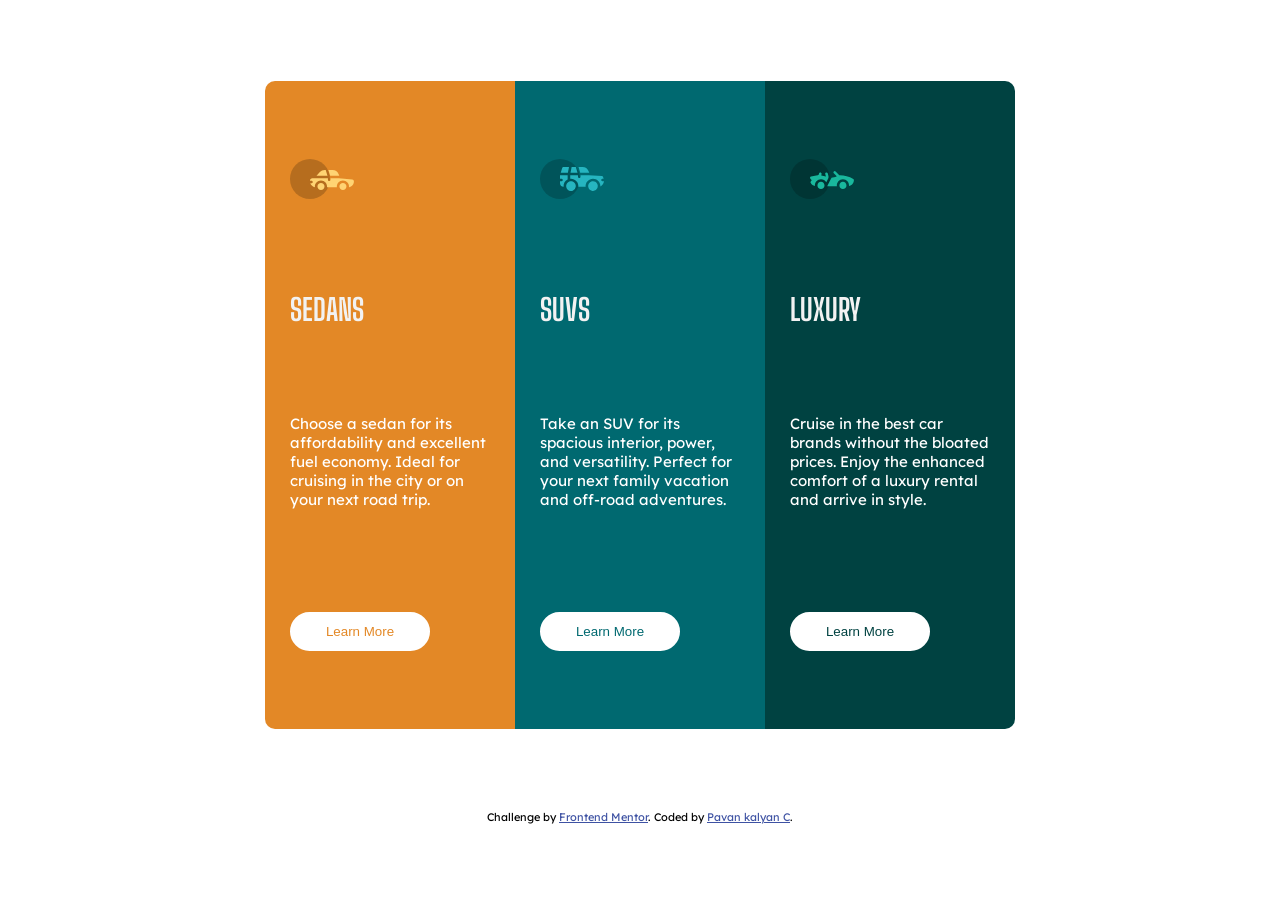
<file: 3-column-preview-card-component-main/index.html>
<!DOCTYPE html>
<html lang="en">

<head>
    <meta charset="UTF-8" />
    <meta name="viewport" content="width=device-width, initial-scale=1.0" />
    <!-- displays site properly based on user's device -->
    <link rel="stylesheet" href="style.css" />
    <link rel="icon" type="image/png" sizes="32x32" href="./images/favicon-32x32.png" />
    <link rel="preconnect" href="https://fonts.gstatic.com" />
    <link href="https://fonts.googleapis.com/css2?family=Lexend+Deca&display=swap" rel="stylesheet" />
    <link rel="preconnect" href="https://fonts.gstatic.com" />
    <link rel="preconnect" href="https://fonts.gstatic.com" />
    <link href="https://fonts.googleapis.com/css2?family=Big+Shoulders+Display:wght@100;800&display=swap" rel="stylesheet" />
    <title>Frontend Mentor | 3-column preview card component</title>
</head>

<body>
    <div class="main">
        <div class="card orange smooth-left">
            <div class="flex-col">
                <div>
                    <img src="./images/icon-sedans.svg" alt="" />
                </div>
                <div>
                    <h1>Sedans</h1>
                </div>
                <div>
                    Choose a sedan for its affordability and excellent fuel economy. Ideal for cruising in the city or on your next road trip.
                </div>
            </div>
            <div class="btm">
                <button class="btn t-orange">Learn More</button>
            </div>
        </div>
        <div class="card cyan">
            <div class="flex-col">
                <div>
                    <img src="./images/icon-suvs.svg" alt="" />
                </div>
                <div>
                    <h1>SUVs</h1>
                </div>
                <div>
                    Take an SUV for its spacious interior, power, and versatility. Perfect for your next family vacation and off-road adventures.
                </div>
            </div>
            <div class="btm">
                <button class="btn t-cyan">Learn More</button>
            </div>
        </div>
        <div class="card dark smooth-right">
            <div class="flex-col">
                <div>
                    <img src="./images/icon-luxury.svg" alt="" />
                </div>
                <div>
                    <h1>Luxury</h1>
                </div>
                <div>
                    Cruise in the best car brands without the bloated prices. Enjoy the enhanced comfort of a luxury rental and arrive in style.
                </div>
            </div>
            <div class="btm">
                <button class="btn t-dark">Learn More</button>
            </div>
        </div>
    </div>

    <div class="attribution">
        Challenge by
        <a href="https://www.frontendmentor.io?ref=challenge" target="_blank">Frontend Mentor</a
      >. Coded by
      <a href="https://www.github.com/pavankalyan-codes">Pavan kalyan C</a>.
    </div>
</body>

</html>
</file>
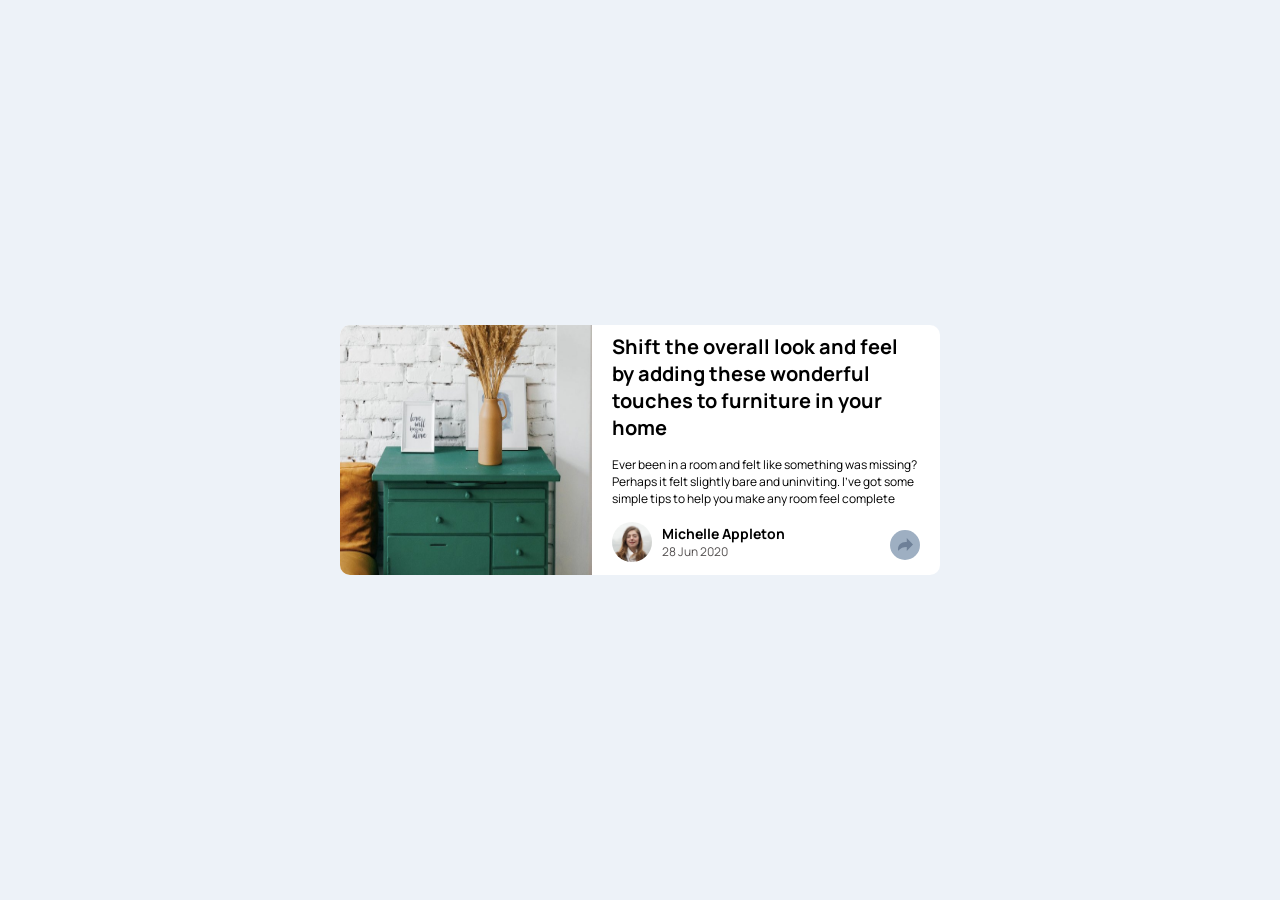
<file: article-preview-component-master/index.html>
<!DOCTYPE html>
<html lang="en">

<head>
    <meta charset="UTF-8" />
    <meta name="viewport" content="width=device-width, initial-scale=1.0" />
    <!-- displays site properly based on user's device -->
    <link rel="stylesheet" href="style.css" />
    <link rel="icon" type="image/png" sizes="32x32" href="./images/favicon-32x32.png" />
    <link rel="preconnect" href="https://fonts.gstatic.com" />
    <link rel="preconnect" href="https://fonts.gstatic.com" />
    <script src="./script.js"></script>
    <link href="https://fonts.googleapis.com/css2?family=Manrope:wght@200;300&display=swap" rel="stylesheet" />
    <title>Frontend Mentor | Article preview component</title>

    <!-- Feel free to remove these styles or customise in your own stylesheet 👍 -->
</head>

<body>
    <div class="main">
        <div class="article">
            <div class="left">
                <img id="drawers" src="./images/drawers.jpg" alt="" />
            </div>
            <div class="right">
                <div class="title">
                    <h2>
                        Shift the overall look and feel by adding these wonderful touches to furniture in your home
                    </h2>
                </div>
                <div class="content">
                    Ever been in a room and felt like something was missing? Perhaps it felt slightly bare and uninviting. I’ve got some simple tips to help you make any room feel complete
                </div>
                <div id="share-hidden" class="author">
                    <div class="details">
                        <div class="prof-pic">
                            <img class="avatar" src="./images/avatar-michelle.jpg" alt="" />
                        </div>
                        <div class="col">
                            <div class="bold">Michelle Appleton</div>
                            <div class="date">28 Jun 2020</div>
                        </div>
                    </div>
                    <div class="share" onclick="share()">
                        <div class="tooltip-wrapper">
                            <div class="flex-col tool-tip">
                                <div class="flex-row">
                                    <span class="share-text">SHARE</span>
                                    <img class="ml-3" src="./images/icon-facebook.svg" alt="" />
                                    <img class="ml-3" src="./images/icon-twitter.svg" alt="" />
                                    <img class="ml-3" src="./images/icon-pinterest.svg" alt="" />
                                </div>
                            </div>
                            <div class="triangle"></div>
                        </div>

                        <img id="share-icon" src="./images/icon-share.svg" alt="" />
                    </div>
                </div>
                <div id="share-bar" class="hide share-active">
                    <div class="share-icons">
                        <span class="share-text">SHARE</span>
                        <img class="ml-3" src="./images/icon-facebook.svg" alt="" />
                        <img class="ml-3" src="./images/icon-twitter.svg" alt="" />
                        <img class="ml-3" src="./images/icon-pinterest.svg" alt="" />
                    </div>
                    <div>
                        <div class="share" onclick="share()">
                            <img id="share-icon" src="./images/icon-share.svg" alt="" />
                        </div>
                    </div>
                </div>
            </div>
        </div>
    </div>
</body>

</html>

<!--  .  -->
</file>
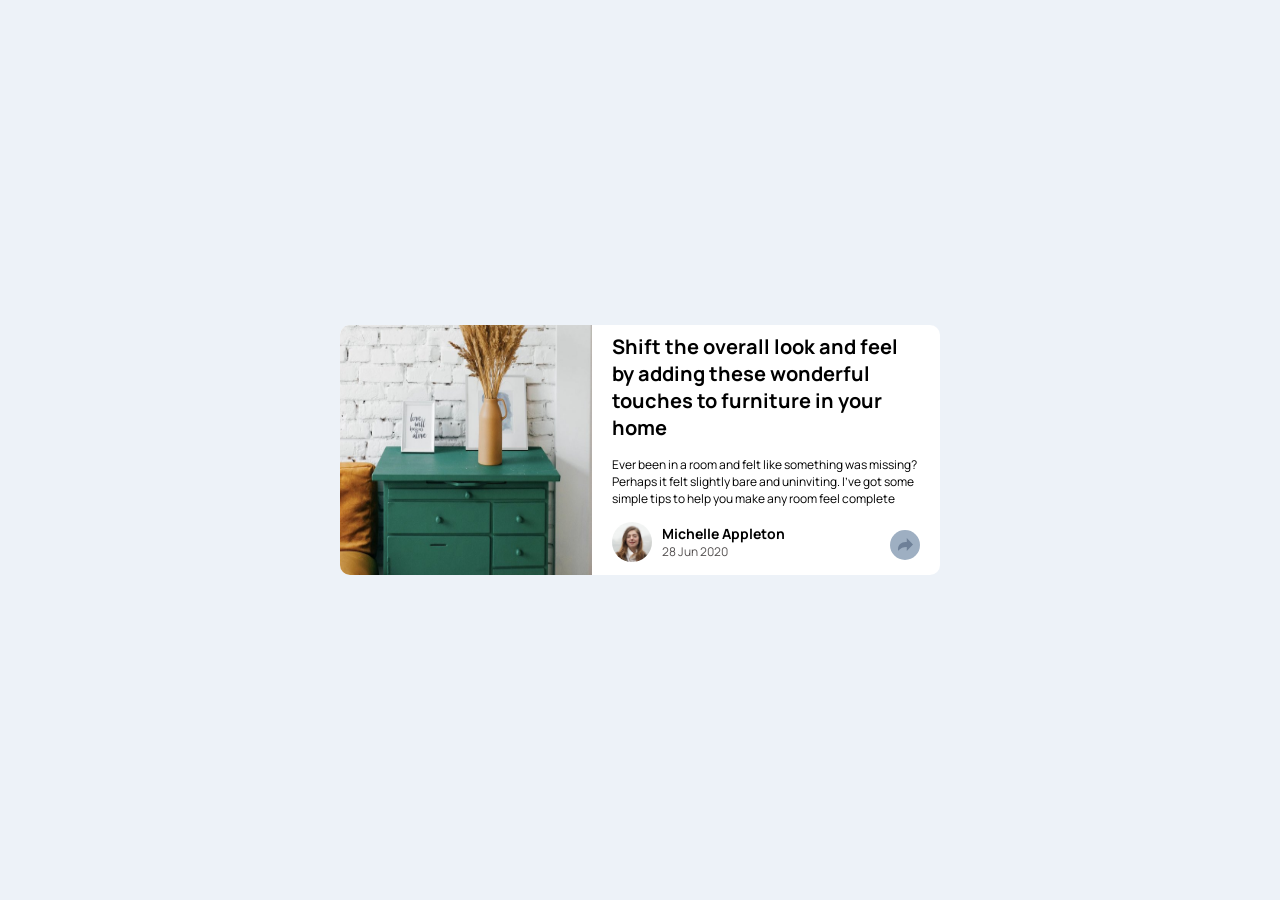
<file: article-preview-component/index.html>
<!DOCTYPE html>
<html lang="en">

<head>
    <meta charset="UTF-8" />
    <meta name="viewport" content="width=device-width, initial-scale=1.0" />
    <!-- displays site properly based on user's device--->
    <link rel="stylesheet" href="style.css" />
    <link rel="icon" type="image/png" sizes="32x32" href="./images/favicon-32x32.png" />
    <link rel="preconnect" href="https://fonts.gstatic.com" />
    <link rel="preconnect" href="https://fonts.gstatic.com" />
    <script src="./script.js"></script>
    <link href="https://fonts.googleapis.com/css2?family=Manrope:wght@200;300&display=swap" rel="stylesheet" />
    <title>Frontend Mentor | Article preview component</title>

    <!-- Feel free to remove these styles or customise in your own stylesheet 👍 -->
</head>

<body>
    <div class="main">
        <div class="article">
            <div class="left">
                <img id="drawers" src="./images/drawers.jpg" alt="" />
            </div>
            <div class="right">
                <div class="title">
                    <h2>
                        Shift the overall look and feel by adding these wonderful touches to furniture in your home
                    </h2>
                </div>
                <div class="content">
                    Ever been in a room and felt like something was missing? Perhaps it felt slightly bare and uninviting. I’ve got some simple tips to help you make any room feel complete
                </div>
                <div id="share-hidden" class="author">
                    <div class="details">
                        <div class="prof-pic">
                            <img class="avatar" src="./images/avatar-michelle.jpg" alt="" />
                        </div>
                        <div class="col">
                            <div class="bold">Michelle Appleton</div>
                            <div class="date">28 Jun 2020</div>
                        </div>
                    </div>
                    <div class="share" onclick="share()">
                        <div class="tooltip-wrapper">
                            <div class="flex-col tool-tip">
                                <div class="flex-row">
                                    <span class="share-text">SHARE</span>
                                    <img class="ml-3" src="./images/icon-facebook.svg" alt="" />
                                    <img class="ml-3" src="./images/icon-twitter.svg" alt="" />
                                    <img class="ml-3" src="./images/icon-pinterest.svg" alt="" />
                                </div>
                            </div>
                            <div class="triangle"></div>
                        </div>

                        <img id="share-icon" src="./images/icon-share.svg" alt="" />
                    </div>
                </div>
                <div id="share-bar" class="hide share-active">
                    <div class="share-icons">
                        <span class="share-text">SHARE</span>
                        <img class="ml-3" src="./images/icon-facebook.svg" alt="" />
                        <img class="ml-3" src="./images/icon-twitter.svg" alt="" />
                        <img class="ml-3" src="./images/icon-pinterest.svg" alt="" />
                    </div>
                    <div>
                        <div class="share" onclick="share()">
                            <img id="share-icon" src="./images/icon-share.svg" alt="" />
                        </div>
                    </div>
                </div>
            </div>
        </div>
    </div>
</body>

</html>

<!--  .  -->
</file>
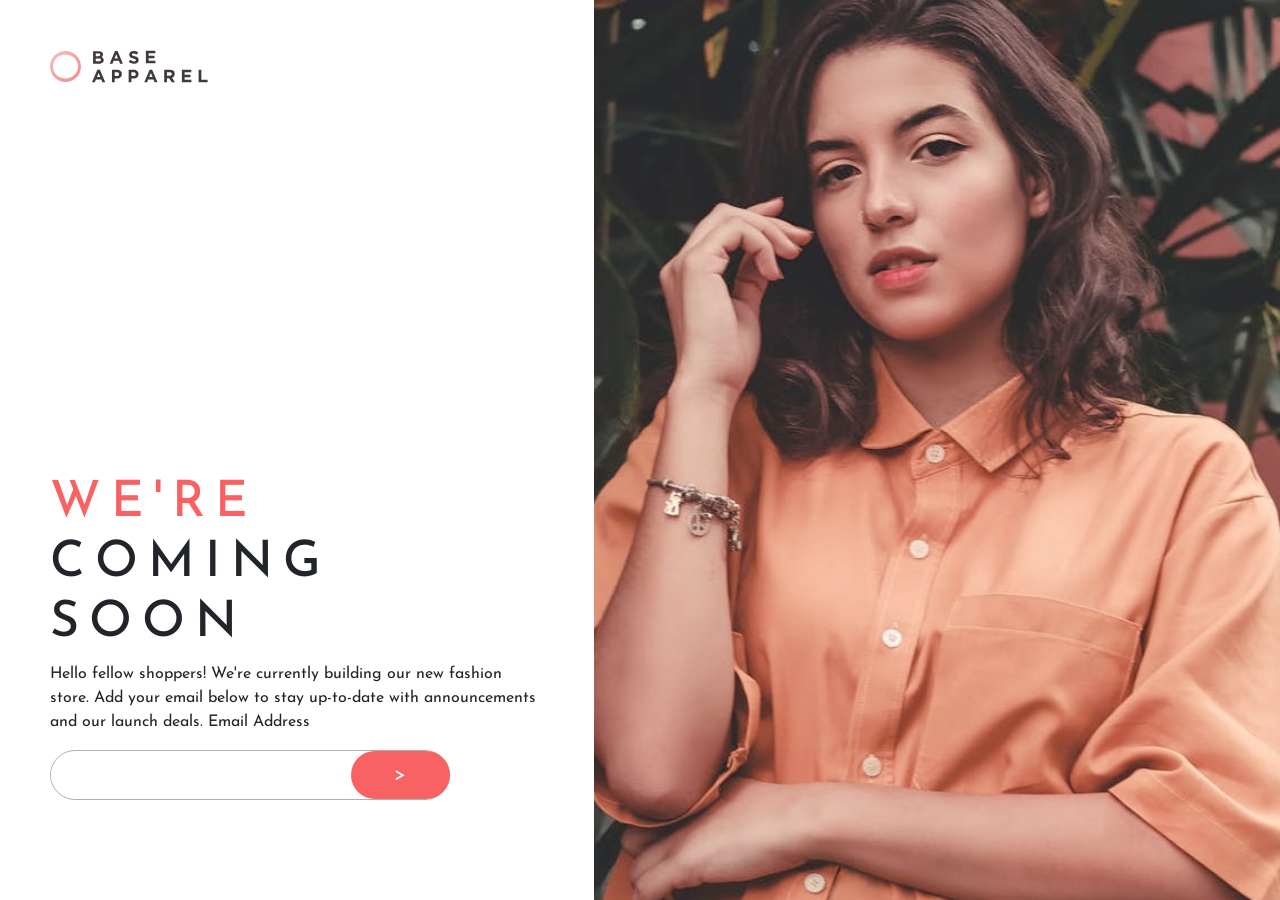
<file: base-apparel-coming-soon-master/index.html>
<!DOCTYPE html>
<html lang="en">

<head>
    <meta charset="UTF-8" />
    <meta name="viewport" content="width=device-width, initial-scale=1.0" />
    <!-- displays site properly based on user's device -->
    <link href="https://cdn.jsdelivr.net/npm/bootstrap@5.0.2/dist/css/bootstrap.min.css" rel="stylesheet" integrity="sha384-EVSTQN3/azprG1Anm3QDgpJLIm9Nao0Yz1ztcQTwFspd3yD65VohhpuuCOmLASjC" crossorigin="anonymous" />
    <link rel="icon" type="image/png" sizes="32x32" href="./images/favicon-32x32.png" />
    <link rel="preconnect" href="https://fonts.googleapis.com" />
    <link rel="preconnect" href="https://fonts.gstatic.com" crossorigin />
    <link href="https://fonts.googleapis.com/css2?family=Josefin+Sans:wght@300;400;600&display=swap" rel="stylesheet" />
    <link rel="stylesheet" href="./style.css" />
    <title>Frontend Mentor | Base Apparel coming soon page</title>
</head>

<body>
    <section class="d-flex h-100">
        <div class="h-100 content">
            <div>
                <img src="./images/logo.svg" alt="" />
            </div>

            <div>
                <img class="hero-mobile" src="./images/hero-mobile.jpg" alt="" />
            </div>

            <div>
                <div>
                    <h1><span class="color-primary">We're</span> coming soon</h1>
                    <p>
                        Hello fellow shoppers! We're currently building our new fashion store. Add your email below to stay up-to-date with announcements and our launch deals. Email Address
                    </p>
                </div>
                <div class="email-wrapper col-12">
                    <input class="email col-9" type="text" />
                    <button class="next col-3">></button>
                </div>
            </div>
        </div>
        <div class="h-100 desktop-img">
            <img class="h-100" src="./images/hero-desktop.jpg" alt="" />
        </div>
    </section>
</body>

</html>
</file>
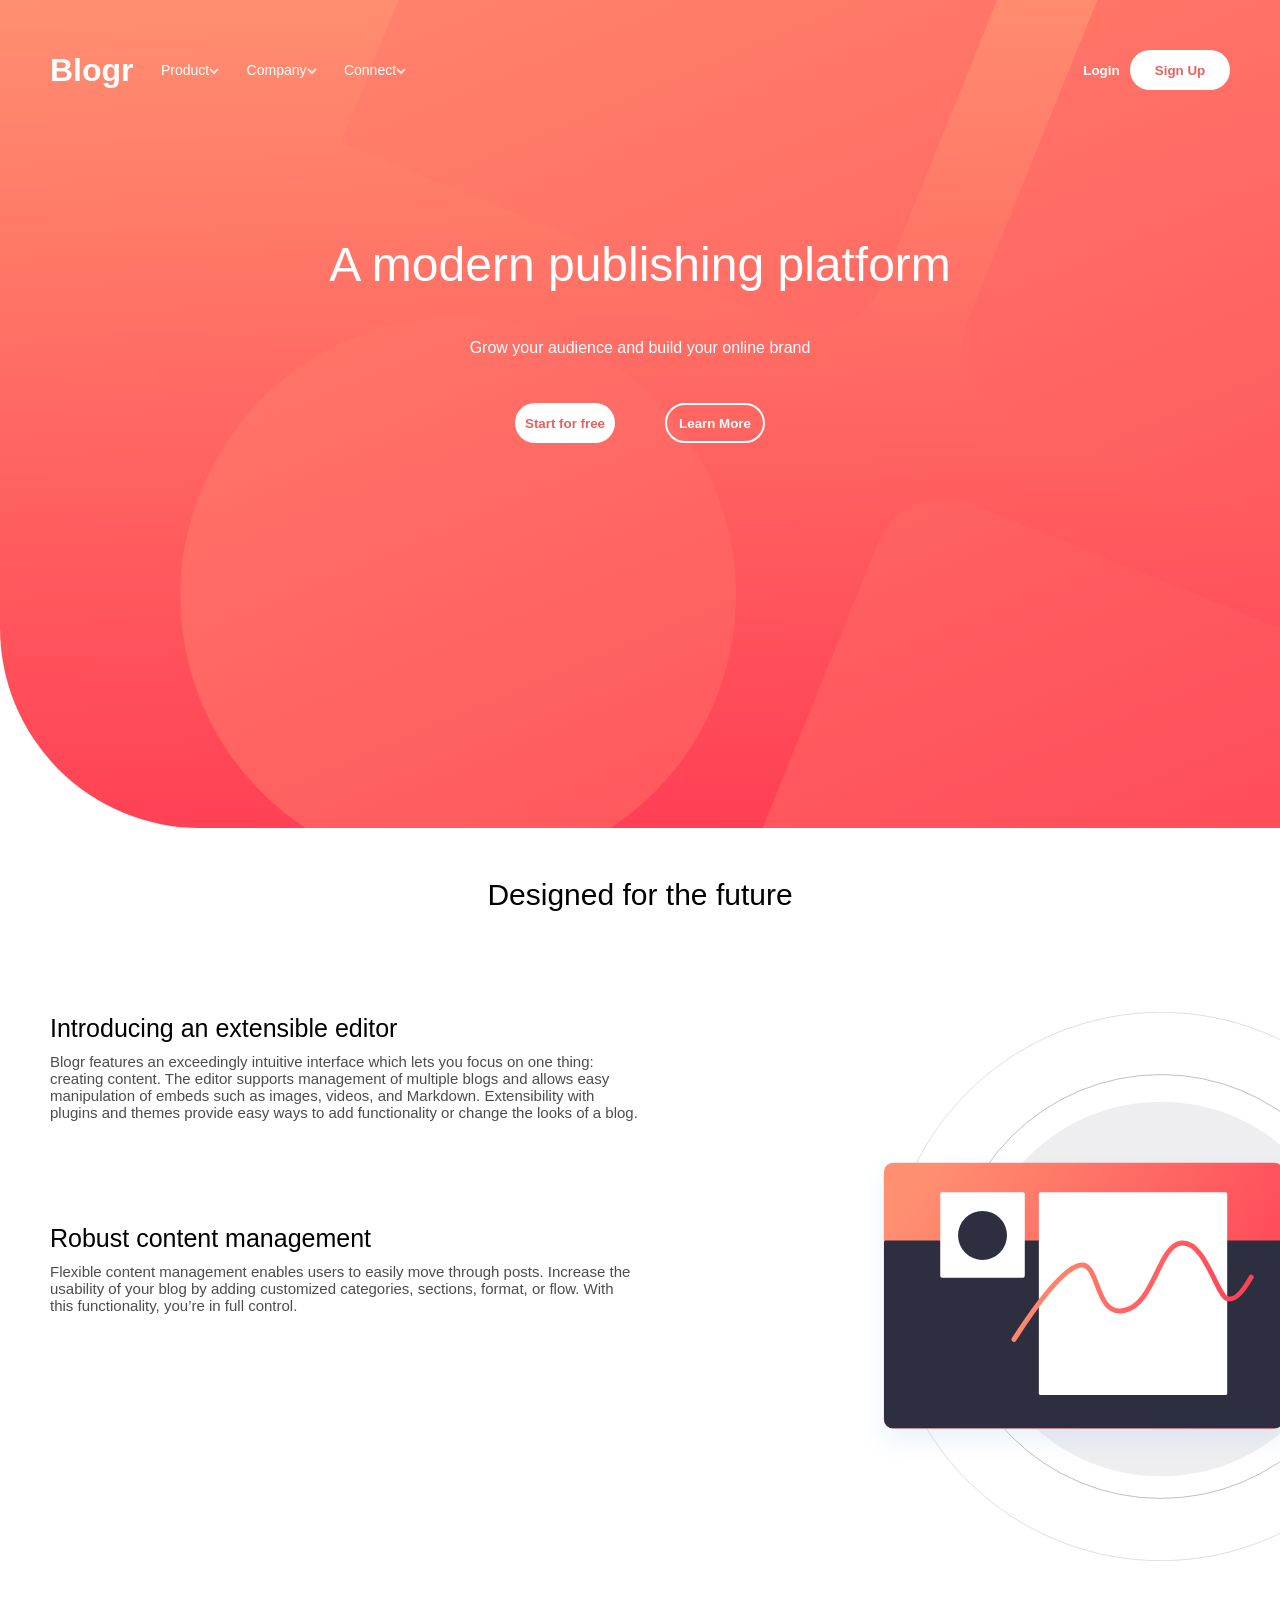
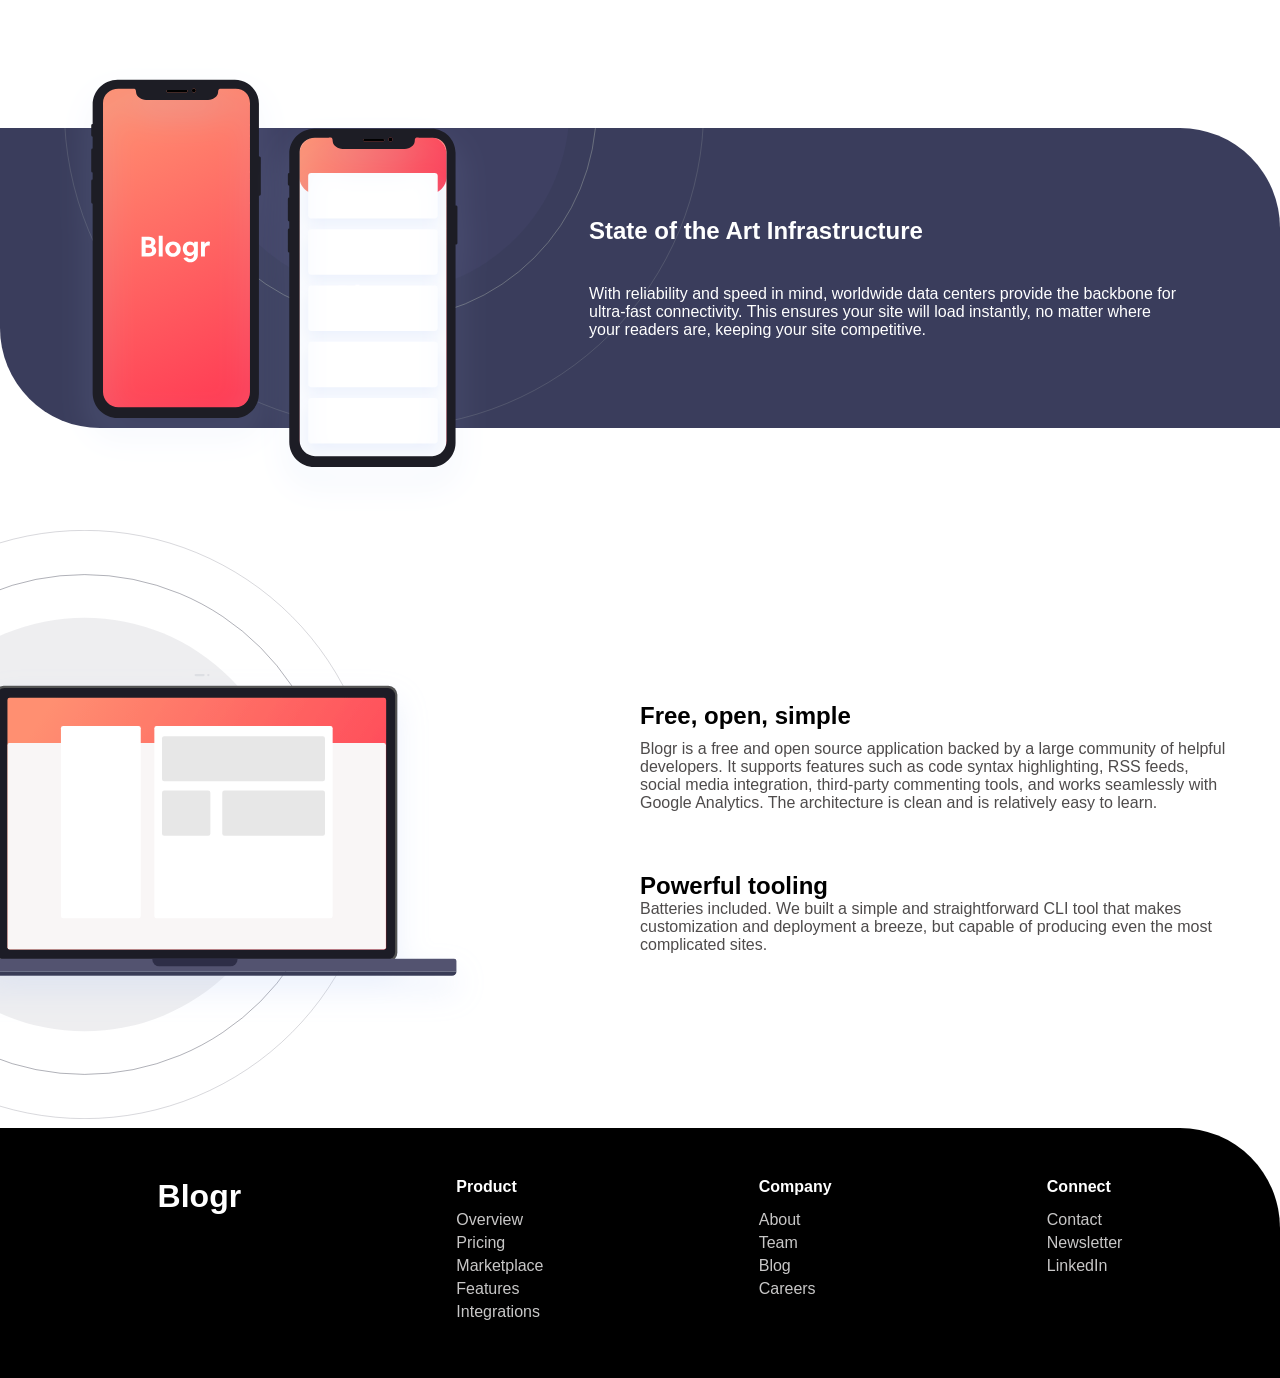
<file: blogr-landing-page-main/index.html>
<!DOCTYPE html>
<html lang="en">

<head>
    <meta charset="UTF-8" />
    <meta name="viewport" content="width=device-width, initial-scale=1.0" />
    <!-- displays site properly based on user's device -->
    <link rel="preconnect" href="https://fonts.gstatic.com" />
    <link rel="preconnect" href="https://fonts.gstatic.com" />
    <link href="https://fonts.googleapis.com/css2?family=Ubuntu:wght@300;400;500;700&display=swap" rel="stylesheet" />
    <link rel="icon" type="image/png" sizes="32x32" href="./images/favicon-32x32.png" />
    <script src="./script.js"></script>
    <title>Frontend Mentor | [Blogr]</title>

    <link rel="stylesheet" href="style.css" />
</head>

<body>
    <div id="main" class="main">
        <div class="landing-page">
            <div class="header">
                <div class="menu-wrapper">
                    <div class="menu">
                        <div class="left-menu d-flex">
                            <div class="title">Blogr</div>
                            <div class="nav">
                                <div tabindex="0" role="navigation" class="link d-flex">
                                    <div>Product</div>
                                    <div>
                                        <img src="./images/icon-arrow-light.svg" alt="" />
                                    </div>
                                </div>
                                <div tabindex="0" role="navigation" class="link d-flex">
                                    <div>Company</div>
                                    <div>
                                        <img src="./images/icon-arrow-light.svg" alt="" />
                                    </div>
                                </div>
                                <div tabindex="0" role="navigation" class="link d-flex">
                                    <div>Connect</div>
                                    <div>
                                        <img src="./images/icon-arrow-light.svg" alt="" />
                                    </div>
                                </div>
                            </div>
                        </div>
                        <div class="login-signup">
                            <button class="btn login">Login</button>
                            <button class="btn sign-up">Sign Up</button>
                        </div>
                        <div class="hamburger">
                            <img onclick="openMenu()" src="./images/icon-hamburger.svg" alt="" />
                        </div>
                    </div>
                </div>
            </div>
            <div class="content-wrapper">
                <div class="content">
                    <h1>A modern publishing platform</h1>
                    <p>Grow your audience and build your online brand</p>
                    <div class="d-flex content-btns">
                        <button class="btn sign-up w-100">Start for free</button>
                        <button class="btn login border-2 w-100">Learn More</button>
                    </div>
                </div>
            </div>
        </div>
    </div>
    <div id="ham-menu" class="ham-menu hide">
        <div class="menu">
            <div class="left-menu d-flex">
                <div class="title">Blogr</div>
            </div>
            <div class="hamburger">
                <img onclick="closeMenu()" src="./images/icon-close.svg" alt="" />
            </div>
        </div>
        <div class="ham-nav">
            <div class="link d-flex">
                <div>Product</div>
                <div>
                    <img src="./images/icon-arrow-light.svg" alt="" />
                </div>
            </div>
            <div class="link d-flex">
                <div>Company</div>
                <div>
                    <img src="./images/icon-arrow-light.svg" alt="" />
                </div>
            </div>
            <div class="link d-flex">
                <div>Connect</div>
                <div>
                    <img src="./images/icon-arrow-light.svg" alt="" />
                </div>
            </div>
        </div>
    </div>

    <div class="second-page">
        <div class="second-content-wrap">
            <h2 class="stitle">Designed for the future</h2>

            <div class="scontent">
                <div class="h-100 d-flex">
                    <div class="left flex-col">
                        <div class="desktop-img hide">
                            <img class="mobile-desktop" src="./images/illustration-editor-mobile.svg" alt="" />
                        </div>
                        <div>
                            <h2 class="sub-title">Introducing an extensible editor</h2>
                            <p class="mt-10 p-content">
                                Blogr features an exceedingly intuitive interface which lets you focus on one thing: creating content. The editor supports management of multiple blogs and allows easy manipulation of embeds such as images, videos, and Markdown. Extensibility with plugins
                                and themes provide easy ways to add functionality or change the looks of a blog.
                            </p>
                        </div>
                        <div>
                            <h2 class="sub-title">Robust content management</h2>
                            <p class="mt-10 p-content">
                                Flexible content management enables users to easily move through posts. Increase the usability of your blog by adding customized categories, sections, format, or flow. With this functionality, you’re in full control.
                            </p>
                        </div>
                    </div>
                </div>
            </div>
        </div>
    </div>

    <div class="third-page">
        <div class="third-content-wrap">
            <div class="third-content">
                <div class="tleft">
                    <img class="mobiles" src="./images/illustration-phones.svg" alt="" />
                </div>
                <div class="tright">
                    <h2>State of the Art Infrastructure</h2>
                    <p class="tsub-content">
                        With reliability and speed in mind, worldwide data centers provide the backbone for ultra-fast connectivity. This ensures your site will load instantly, no matter where your readers are, keeping your site competitive.
                    </p>
                </div>
            </div>
        </div>
    </div>

    <div class="fourth-page">
        <div class="fourth-wrapper h-100">
            <div class="fourth-content flex-col h-100">
                <div class="fourth-image hide">
                    <img class="h-100 wid-100" src="./images/illustration-laptop-mobile.svg" alt="" />
                </div>
                <div class="flex-col mb-50">
                    <h2>Free, open, simple</h2>
                    <p class="mt-10 lgrey">
                        Blogr is a free and open source application backed by a large community of helpful developers. It supports features such as code syntax highlighting, RSS feeds, social media integration, third-party commenting tools, and works seamlessly with Google Analytics.
                        The architecture is clean and is relatively easy to learn.
                    </p>
                </div>
                <div class="flex-col">
                    <h2 class="mt-10">Powerful tooling</h2>
                    <p class="lgrey">
                        Batteries included. We built a simple and straightforward CLI tool that makes customization and deployment a breeze, but capable of producing even the most complicated sites.
                    </p>
                </div>
            </div>
        </div>
    </div>

    <div class="footer-wrapper">
        <div class="footer">
            <div class="d-flex footer-menu justify-around">
                <div class="col1">
                    <div class="title">Blogr</div>
                </div>
                <div class="col2">
                    <div class="fw-600">Product</div>
                    <ul class="menu-list">
                        <li class="mt">Overview</li>
                        <li class="mt">Pricing</li>
                        <li class="mt">Marketplace</li>
                        <li class="mt">Features</li>
                        <li class="mt">Integrations</li>
                    </ul>
                </div>
                <div class="col3">
                    <div class="fw-600">Company</div>
                    <ul class="menu-list">
                        <li class="mt">About</li>
                        <li class="mt">Team</li>
                        <li class="mt">Blog</li>
                        <li class="mt">Careers</li>
                    </ul>
                </div>
                <div class="col3">
                    <div class="fw-600">Connect</div>

                    <ul class="menu-list">
                        <li class="mt">Contact</li>
                        <li class="mt">Newsletter</li>
                        <li class="mt">LinkedIn</li>
                    </ul>
                </div>
            </div>
        </div>
    </div>
</body>

</html>

<!-- Product

 

  Company

  About
  Team
  Blog
  Careers

  Connect

  Contact
  Newsletter
  LinkedIn
  
  Login
  Sign Up

  A modern publishing platform
  Grow your audience and build your online brand

  Start for Free
  Learn More

  Designed for the future

  Introducing an extensible editor
  Blogr features an exceedingly intuitive interface which lets you focus on one thing: creating content. 
  The editor supports management of multiple blogs and allows easy manipulation of embeds such as images, 
  videos, and Markdown. Extensibility with plugins and themes provide easy ways to add functionality or 
  change the looks of a blog.

  Robust content management
  Flexible content management enables users to easily move through posts. Increase the usability of your blog 
  by adding customized categories, sections, format, or flow. With this functionality, you’re in full control.

  State of the Art Infrastructure
  With reliability and speed in mind, worldwide data centers provide the backbone for ultra-fast connectivity. 
  This ensures your site will load instantly, no matter where your readers are, keeping your site competitive.

  Free, open, simple
  Blogr is a free and open source application backed by a large community of helpful developers. It supports 
  features such as code syntax highlighting, RSS feeds, social media integration, third-party commenting tools, 
  and works seamlessly with Google Analytics. The architecture is clean and is relatively easy to learn.

  Powerful tooling
  Batteries included. We built a simple and straightforward CLI tool that makes customization and deployment a breeze, but
  capable of producing even the most complicated sites.

  Product

  Overview
  Pricing
  Marketplace
  Features
  Integrations

  Company

  About
  Team
  Blog
  Careers

  Connect
  
  Contact
  Newsletter
  LinkedIn -->
</file>
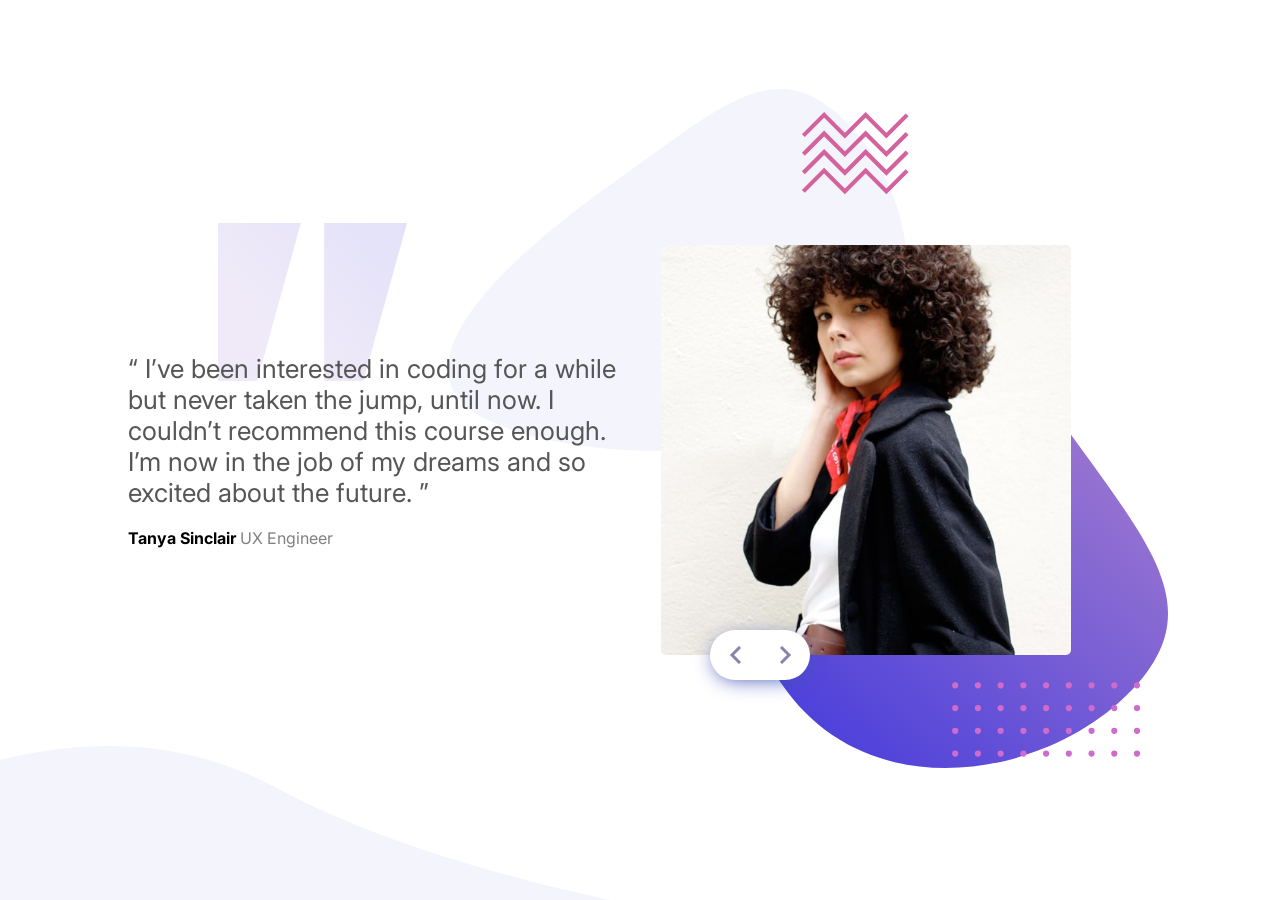
<file: coding-bootcamp-testimonials-slider-master/index.html>
<!DOCTYPE html>
<html lang="en">

<head>
    <meta charset="UTF-8" />
    <meta name="viewport" content="width=device-width, initial-scale=1.0" />
    <!-- displays site properly based on user's device -->
    <script src="./script.js"></script>
    <link rel="icon" type="image/png" sizes="32x32" href="./images/favicon-32x32.png" />
    <link rel="preconnect" href="https://fonts.gstatic.com" />
    <link href="https://fonts.googleapis.com/css2?family=Inter:wght@300&display=swap" rel="stylesheet" />
    <title>Frontend Mentor | Coding Bootcamp Testimonials Slider</title>

    <link rel="stylesheet" href="style.css" />
</head>

<body>
    <div class="main">
        <div class="testimonial">
            <div class="quote">
                <div id="quote-text" class="quote-text">
                    “ I’ve been interested in coding for a while but never taken the jump, until now. I couldn’t recommend this course enough. I’m now in the job of my dreams and so excited about the future. ”
                </div>
                <div class="ml-20">
                    <span id="name" class="bold"> Tanya Sinclair</span>
                    <span id="role" class="grey">UX Engineer</span>
                </div>
            </div>
            <div class="person">
                <img id="profile" class="profile-pic" src="./images/image-tanya.jpg" alt="" />
                <div class="nav">
                    <div class="left-arrow" role="button" onclick="previous()">
                        <img src="./images/icon-prev.svg" alt="" />
                    </div>
                    <div class="right-arrow" role="button" onclick="next()">
                        <img src="./images/icon-next.svg" alt="" />
                    </div>
                </div>
            </div>
        </div>
    </div>
</body>

</html>

<!--   -->
</file>
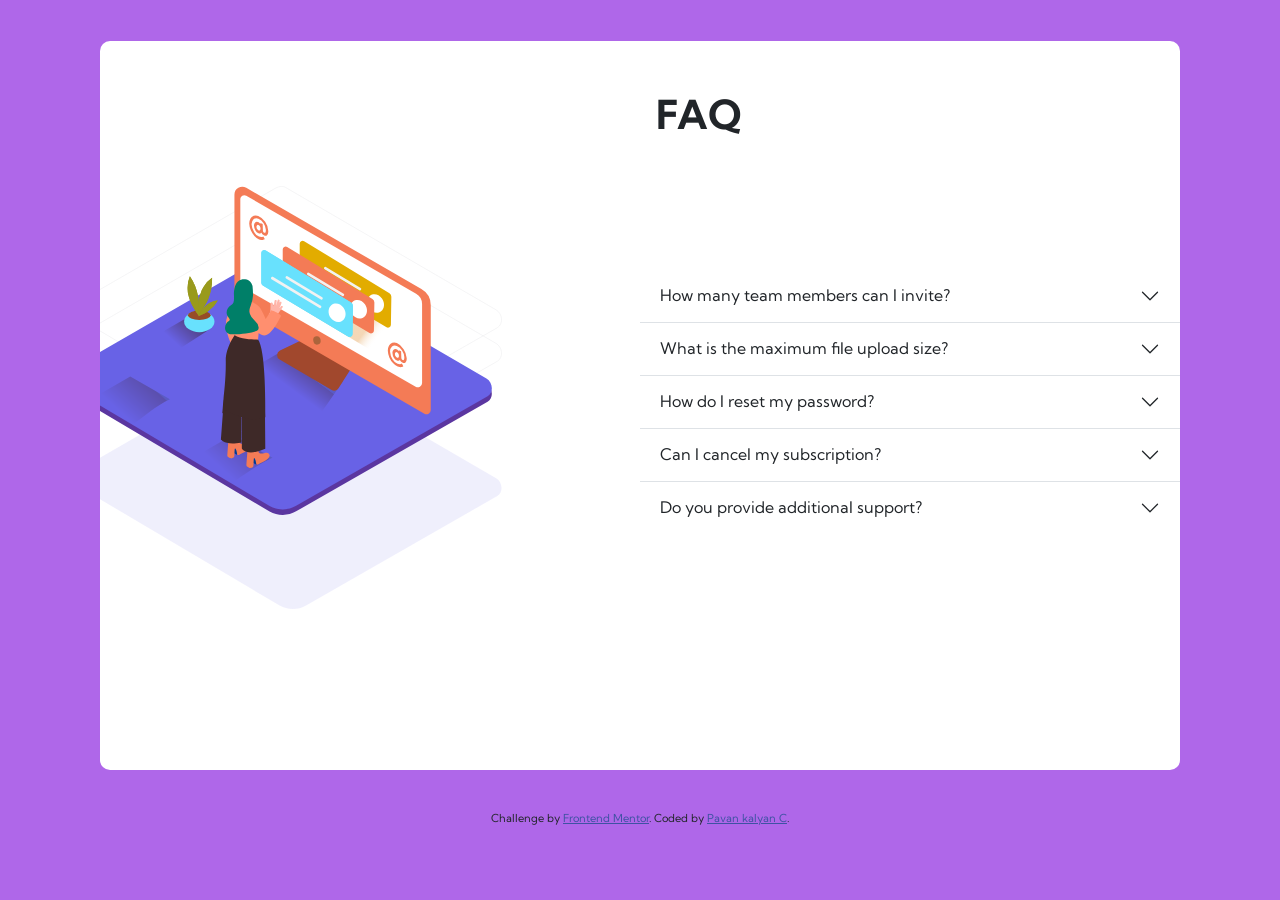
<file: faq-accordion-card-main/index.html>
<!DOCTYPE html>
<html lang="en">

<head>
    <meta charset="UTF-8" />
    <meta name="viewport" content="width=device-width, initial-scale=1.0" />
    <!-- displays site properly based on user's device -->
    <link rel="preconnect" href="https://fonts.gstatic.com" />
    <link href="https://fonts.googleapis.com/css2?family=Kumbh+Sans&display=swap" rel="stylesheet" />
    <link rel="icon" type="image/png" sizes="32x32" href="./images/favicon-32x32.png" />
    <link href="https://cdn.jsdelivr.net/npm/bootstrap@5.0.0/dist/css/bootstrap.min.css" rel="stylesheet" integrity="sha384-wEmeIV1mKuiNpC+IOBjI7aAzPcEZeedi5yW5f2yOq55WWLwNGmvvx4Um1vskeMj0" crossorigin="anonymous" />
    <script src="https://cdn.jsdelivr.net/npm/@popperjs/core@2.9.2/dist/umd/popper.min.js" integrity="sha384-IQsoLXl5PILFhosVNubq5LC7Qb9DXgDA9i+tQ8Zj3iwWAwPtgFTxbJ8NT4GN1R8p" crossorigin="anonymous"></script>
    <script src="https://cdn.jsdelivr.net/npm/bootstrap@5.0.0/dist/js/bootstrap.min.js" integrity="sha384-lpyLfhYuitXl2zRZ5Bn2fqnhNAKOAaM/0Kr9laMspuaMiZfGmfwRNFh8HlMy49eQ" crossorigin="anonymous"></script>
    <title>Frontend Mentor | FAQ Accordion Card</title>

    <!-- Feel free to remove these styles or customise in your own stylesheet 👍 -->
    <link rel="stylesheet" href="style.css" />
</head>

<body>
    <div class="main">
        <div class="mycard">
            <div class="left">
                <img id="arrow" src="./images/bg-pattern-desktop.svg" alt="" />
                <img id="woman" src="./images/illustration-woman-online-desktop.svg" alt="" />
            </div>
            <div class="right">
                <h1>FAQ</h1>
                <div class="myaccordion accordion accordion-flush" id="accordionFlushExample">
                    <div class="acchead accordion-item">
                        <h2 class="accordion-header" id="flush-headingOne">
                            <button class="accordion-button collapsed" type="button" data-bs-toggle="collapse" data-bs-target="#flush-collapseOne" aria-expanded="false" aria-controls="flush-collapseOne">
                  How many team members can I invite?
                </button>
                        </h2>
                        <div id="flush-collapseOne" class="accordion-collapse collapse" aria-labelledby="flush-headingOne" data-bs-parent="#accordionFlushExample">
                            <div class="accordion-body">
                                You can invite up to 2 additional users on the Free plan. There is no limit on team members for the Premium plan.
                            </div>
                        </div>
                    </div>
                    <div class="acchead accordion-item">
                        <h2 class="accordion-header" id="flush-headingTwo">
                            <button class="accordion-button collapsed" type="button" data-bs-toggle="collapse" data-bs-target="#flush-collapseTwo" aria-expanded="false" aria-controls="flush-collapseTwo">
                  What is the maximum file upload size?
                </button>
                        </h2>
                        <div id="flush-collapseTwo" class="accordion-collapse collapse" aria-labelledby="flush-headingTwo" data-bs-parent="#accordionFlushExample">
                            <div class="accordion-body">
                                No more than 2GB. All files in your account must fit your allotted storage space.
                            </div>
                        </div>
                    </div>
                    <div class="acchead accordion-item">
                        <h2 class="accordion-header" id="flush-headingThree">
                            <button class="accordion-button collapsed" type="button" data-bs-toggle="collapse" data-bs-target="#flush-collapseThree" aria-expanded="false" aria-controls="flush-collapseThree">
                  How do I reset my password?
                </button>
                        </h2>
                        <div id="flush-collapseThree" class="accordion-collapse collapse" aria-labelledby="flush-headingThree" data-bs-parent="#accordionFlushExample">
                            <div class="accordion-body">
                                Click “Forgot password” from the login page or “Change password” from your profile page. A reset link will be emailed to you.
                            </div>
                        </div>
                    </div>
                    <div class="acchead accordion-item">
                        <h2 class="accordion-header" id="flush-headingFour">
                            <button class="accordion-button collapsed" type="button" data-bs-toggle="collapse" data-bs-target="#flush-collapseFour" aria-expanded="false" aria-controls="flush-collapseFour">
                  Can I cancel my subscription?
                </button>
                        </h2>
                        <div id="flush-collapseFour" class="accordion-collapse collapse" aria-labelledby="flush-headingFour" data-bs-parent="#accordionFlushExample">
                            <div class="accordion-body">
                                Yes! Send us a message and we’ll process your request no questions asked.
                            </div>
                        </div>
                    </div>
                    <div class="acchead accordion-item">
                        <h2 class="accordion-header" id="flush-headingFive">
                            <button class="accordion-button collapsed" type="button" data-bs-toggle="collapse" data-bs-target="#flush-collapseFive" aria-expanded="false" aria-controls="flush-collapseFive">
                  Do you provide additional support?
                </button>
                        </h2>
                        <div id="flush-collapseFive" class="accordion-collapse collapse" aria-labelledby="flush-headingFive" data-bs-parent="#accordionFlushExample">
                            <div class="accordion-body">
                                Chat and email support is available 24/7. Phone lines are open during normal business hours.
                            </div>
                        </div>
                    </div>
                </div>
            </div>
        </div>
    </div>

    <div class="attribution">
        Challenge by
        <a href="https://www.frontendmentor.io?ref=challenge" target="_blank">Frontend Mentor</a
      >. Coded by
      <a href="https://www.github.com/pavankalyan-codes">Pavan kalyan C</a>.
    </div>
</body>

</html>
</file>
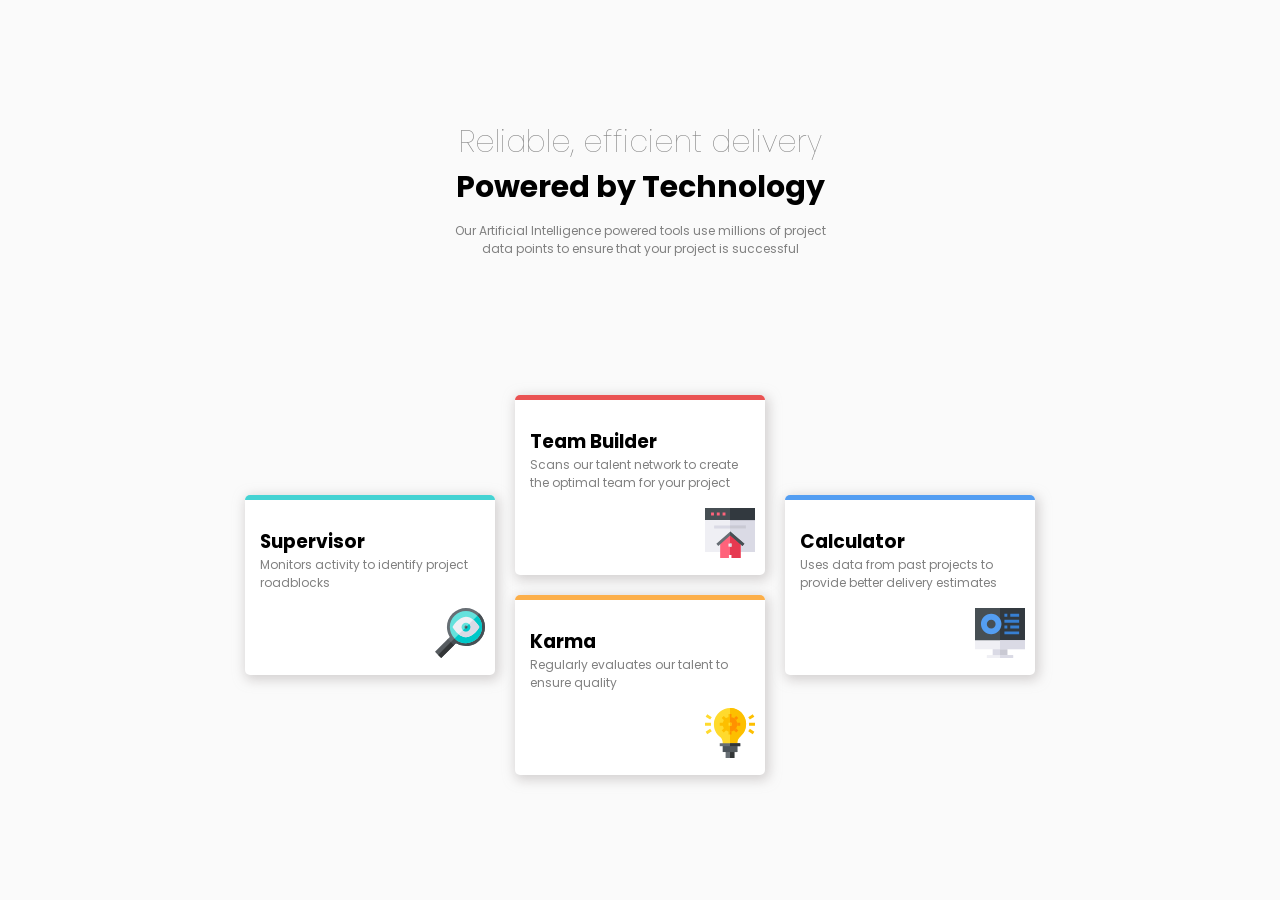
<file: four-card-feature-section-master/index.html>
<!DOCTYPE html>
<html lang="en">

<head>
    <meta charset="UTF-8" />
    <meta name="viewport" content="width=device-width, initial-scale=1.0" />
    <!-- displays site properly based on user's device -->
    <link rel="preconnect" href="https://fonts.gstatic.com" />
    <link href="https://fonts.googleapis.com/css2?family=Poppins:wght@300&display=swap" rel="stylesheet" />
    <link rel="icon" type="image/png" sizes="32x32" href="./images/favicon-32x32.png" />

    <title>Frontend Mentor | Four card feature section</title>

    <link rel="stylesheet" href="style.css" />
</head>

<body>
    <div class="main">
        <div class="content">
            <h1>Reliable, efficient delivery</h1>
            <h2>Powered by Technology</h2>
            <p>
                Our Artificial Intelligence powered tools use millions of project data points to ensure that your project is successful
            </p>
        </div>
        <div class="cards row">
            <div class="align-center">
                <div class="card">
                    <div class="cyan-line"></div>
                    <div class="content-wrapper">
                        <div class="card-content">
                            <div>
                                <h3>Supervisor</h3>
                                <div class="ctext">
                                    Monitors activity to identify project roadblocks
                                </div>
                            </div>

                            <div class="ic-wrapper">
                                <img class="icons" src="./images/icon-supervisor.svg" alt="" />
                            </div>
                        </div>
                    </div>
                </div>
            </div>
            <div class="col">
                <div class="card mb-10">
                    <div class="red-line"></div>
                    <div class="content-wrapper">
                        <div class="card-content">
                            <div>
                                <h3>Team Builder</h3>
                                <div class="ctext">
                                    Scans our talent network to create the optimal team for your project
                                </div>
                            </div>

                            <div class="ic-wrapper">
                                <img class="icons" src="./images/icon-team-builder.svg" alt="" />
                            </div>
                        </div>
                    </div>
                </div>
                <div class="card mt-10">
                    <div class="orange-line"></div>
                    <div class="content-wrapper">
                        <div class="card-content">
                            <div>
                                <h3>Karma</h3>
                                <div class="ctext">
                                    Regularly evaluates our talent to ensure quality
                                </div>
                            </div>

                            <div class="ic-wrapper">
                                <img class="icons" src="./images/icon-karma.svg" alt="" />
                            </div>
                        </div>
                    </div>
                </div>
            </div>
            <div class="align-center last">
                <div class="card">
                    <div class="blue-line"></div>
                    <div class="content-wrapper">
                        <div class="card-content">
                            <div>
                                <h3>Calculator</h3>
                                <div class="ctext">
                                    Uses data from past projects to provide better delivery estimates
                                </div>
                            </div>

                            <div class="ic-wrapper">
                                <img class="icons" src="./images/icon-calculator.svg" alt="" />
                            </div>
                        </div>
                    </div>
                </div>
            </div>
        </div>
    </div>
</body>

</html>
</file>
<file: 3-column-preview-card-component-main/style.css>
body {
    height: 100vh;
    margin: 0px;
    font-family: "Lexend Deca", sans-serif;
    font-size: 15px;
    color: hsla(0, 0%, 100%, 0.75);
}

.attribution {
    font-size: 11px;
    text-align: center;
    color: black;
}

.attribution a {
    color: hsl(228, 45%, 44%);
}

.main {
    display: flex;
    justify-content: center;
    margin: auto;
    height: 90%;
    align-items: center;
    margin: 0px 10px 0px 10px;
    color: white;
}

.flex-col {
    display: flex;
    flex-direction: column;
    height: 75%;
    justify-content: space-evenly;
    padding: 10px 25px 10px 25px;
}

.btm {
    margin: 25px;
}

.card {
    height: 80%;
    width: 250px;
}

.smooth-right {
    border-radius: 0px 10px 10px 0px;
}

.smooth-left {
    border-radius: 10px 0px 0px 10px;
}


/* Bright orange:  Dark cyan:  Very dark cyan:   */

.orange {
    background-color: hsl(31, 77%, 52%);
}

.cyan {
    background-color: hsl(184, 100%, 22%);
}

.dark {
    background-color: hsl(179, 100%, 13%);
}

.t-orange {
    color: hsl(31, 77%, 52%) !important;
}

.t-cyan {
    color: hsl(184, 100%, 22%) !important;
}

.t-dark {
    color: hsl(179, 100%, 13%) !important;
}

.btn {
    background-color: white;
    border: 2px solid white;
    border-radius: 20px;
    color: white;
    padding: 10px;
    width: 70%;
    cursor: pointer;
}

h1 {
    font-family: "Big Shoulders Display", cursive;
    text-transform: uppercase;
    color: hsl(0, 0%, 95%);
}

@media only screen and (max-width: 650px) {
    .main {
        height: auto;
        flex-direction: column;
        margin: 50px 10px 10px 10px;
    }
    .card {
        width: auto;
    }
    .smooth-left {
        border-radius: 10px 10px 0px 0px;
    }
    .smooth-right {
        border-radius: 0px 0px 10px 10px;
    }
}
</file>
<file: article-preview-component-master/style.css>
body {
    height: 100vh;
    margin: 0;
    background-color: rgb(237, 242, 248);
    font-family: "Manrope", sans-serif;
}

.main {
    height: 100%;
    width: 100%;
    display: flex;
    justify-content: center;
    align-items: center;
}

.content {
    font-size: 12px;
}

#drawers {
    height: 100%;
    width: 100%;
    border-radius: 10px 0px 0px 10px;
}

.left {
    width: 45%;
}

.right {
    width: 55%;
    display: flex;
    flex-direction: column;
    padding: 0px 20px 0px 20px;
    justify-content: space-around;
}

.date {
    font-size: 12px;
    color: #545050;
}

.bold {
    font-weight: bold;
    font-size: 14px;
}

h2 {
    font-size: 20px;
    margin: 0;
}

.article {
    display: flex;
    width: 70%;
    height: 250px;
    background-color: white;
    border-radius: 10px;
}

.author {
    display: flex;
    justify-content: space-between;
}

.col {
    display: flex;
    flex-direction: column;
    margin: 2px 0px 0px 10px;
}

.flex-col {
    display: flex;
    flex-direction: column;
}

.details {
    display: flex;
}

.avatar {
    height: 40px;
    width: 40px;
    border-radius: 50%;
}

.share {
    width: 30px;
    height: 30px;
    align-self: center;
    background: hsl(212, 23%, 69%);
    border-radius: 50%;
    display: flex;
    cursor: pointer;
    position: relative;
}

.tool-tip {
    width: auto;
    background-color: rgb(72, 84, 106);
    color: #fff;
    text-align: center;
    border-radius: 6px;
    padding: 15px 15px;
}

.tooltip-wrapper {
    visibility: hidden;
    position: absolute;
    z-index: 1;
    top: -60px;
    left: -250%;
}

.triangle {
    width: 0;
    height: 0;
    border-left: 10px solid transparent;
    border-right: 10px solid transparent;
    border-top: 10px solid #48546a;
    /* display: flex; */
    /* justify-content: center; */
    /* left: 24px; */
    margin: auto;
}

#share-icon {
    display: block;
    margin: auto;
}

@media only screen and (min-width: 650px) {
    .share:hover .tooltip-wrapper {
        visibility: visible;
    }
    .article {
        width: 600px;
    }
}

@media only screen and (max-width: 650px) {
    .article {
        flex-direction: column;
        height: 80%;
        width: 70%;
    }
    .left {
        width: auto;
        border-radius: 10px 10px 0px 0px;
        height: 45%;
    }
    .right {
        width: auto;
        height: 55%;
        padding: 20px 20px 5px 20px;
    }
    #drawers {
        border-radius: 10px 10px 0px 0px;
    }
}

.hide {
    display: none !important;
}

.share-active {
    background: hsl(217, 19%, 35%);
    margin-left: -20px;
    margin-right: -20px;
    margin-bottom: -20px;
    border-radius: 0px 0px 10px 10px;
    display: flex;
    justify-content: space-between;
    padding: 20px;
}

.share-text {
    color: #d2c9c9;
    font-size: 12px;
    letter-spacing: 5px;
    align-self: center;
}

.ml-3 {
    margin-left: 10px;
    width: 20px;
    height: 20px;
    align-self: center;
}

.share-icons {
    display: flex;
}

.flex-row {
    display: flex;
}
</file>
<file: article-preview-component/style.css>
body {
    height: 100vh;
    margin: 0;
    background-color: rgb(237, 242, 248);
    font-family: "Manrope", sans-serif;
}

.main {
    height: 100%;
    width: 100%;
    display: flex;
    justify-content: center;
    align-items: center;
}

.content {
    font-size: 12px;
}

#drawers {
    height: 100%;
    width: 100%;
    border-radius: 10px 0px 0px 10px;
}

.left {
    width: 45%;
}

.right {
    width: 55%;
    display: flex;
    flex-direction: column;
    padding: 0px 20px 0px 20px;
    justify-content: space-around;
}

.date {
    font-size: 12px;
    color: #545050;
}

.bold {
    font-weight: bold;
    font-size: 14px;
}

h2 {
    font-size: 20px;
    margin: 0;
}

.article {
    display: flex;
    width: 70%;
    height: 250px;
    background-color: white;
    border-radius: 10px;
}

.author {
    display: flex;
    justify-content: space-between;
}

.col {
    display: flex;
    flex-direction: column;
    margin: 2px 0px 0px 10px;
}

.flex-col {
    display: flex;
    flex-direction: column;
}

.details {
    display: flex;
}

.avatar {
    height: 40px;
    width: 40px;
    border-radius: 50%;
}

.share {
    width: 30px;
    height: 30px;
    align-self: center;
    background: hsl(212, 23%, 69%);
    border-radius: 50%;
    display: flex;
    cursor: pointer;
    position: relative;
}

.tool-tip {
    width: auto;
    background-color: rgb(72, 84, 106);
    color: #fff;
    text-align: center;
    border-radius: 6px;
    padding: 15px 15px;
}

.tooltip-wrapper {
    visibility: hidden;
    position: absolute;
    z-index: 1;
    top: -60px;
    left: -250%;
}

.triangle {
    width: 0;
    height: 0;
    border-left: 10px solid transparent;
    border-right: 10px solid transparent;
    border-top: 10px solid #48546a;
    /* display: flex; */
    /* justify-content: center; */
    /* left: 24px; */
    margin: auto;
}

#share-icon {
    display: block;
    margin: auto;
}

@media only screen and (min-width: 650px) {
    .share:hover .tooltip-wrapper {
        visibility: visible;
    }
    .article {
        width: 600px;
    }
}

@media only screen and (max-width: 650px) {
    .article {
        flex-direction: column;
        height: 80%;
        width: 70%;
    }
    .left {
        width: auto;
        border-radius: 10px 10px 0px 0px;
        height: 45%;
    }
    .right {
        width: auto;
        height: 55%;
        padding: 20px 20px 5px 20px;
    }
    #drawers {
        border-radius: 10px 10px 0px 0px;
    }
}

.hide {
    display: none !important;
}

.share-active {
    background: hsl(217, 19%, 35%);
    margin-left: -20px;
    margin-right: -20px;
    margin-bottom: -20px;
    border-radius: 0px 0px 10px 10px;
    display: flex;
    justify-content: space-between;
    padding: 20px;
}

.share-text {
    color: #d2c9c9;
    font-size: 12px;
    letter-spacing: 5px;
    align-self: center;
}

.ml-3 {
    margin-left: 10px;
    width: 20px;
    height: 20px;
    align-self: center;
}

.share-icons {
    display: flex;
}

.flex-row {
    display: flex;
}
</file>
<file: base-apparel-coming-soon-master/style.css>
body {
    font-family: "Josefin Sans", sans-serif;
    margin: 0;
    height: 100vh;
}

h1 {
    text-transform: uppercase;
    font-size: 50px;
    width: 50px;
    letter-spacing: 10px;
}

.color-primary {
    color: hsl(0, 93%, 68%);
}

.next {
    border: none;
    border-radius: 30px;
    background: hsl(0, 93%, 68%);
    color: white;
    margin-right: -1px;
    height: 100%;
    font-size: 20px;
}

.content {
    padding: 50px 50px 100px 50px;
    display: flex;
    flex-direction: column;
    justify-content: space-between;
}

.email-wrapper {
    height: 50px;
    width: 400px;
    border-radius: 30px;
    border: 1px solid #0000004f;
    display: flex;
    justify-content: space-between;
    align-items: center;
}

.email {
    border: none;
    height: 40px;
    outline: none;
    font-size: 16px;
    border-radius: 20px;
    padding-left: 20px;
}

.hero-mobile {
    display: none;
}

@media (max-width: 800px) {
    body {
        height: auto;
    }
    section {}
    .desktop-img {
        display: none;
    }
    .content {
        padding: 20px;
    }
    .hero-mobile {
        display: block;
        width: 100%;
        margin: 10px 0px;
    }
}
</file>
<file: blogr-landing-page-main/style.css>
body {
    margin: 0;
    font-family: "Overpass", sans-serif;
    height: 100vh;
    color: white;
}

.main {
    height: 92%;
    overflow: hidden;
    border-radius: 0px 0px 0px 200px;
    background-image: linear-gradient( 178deg, hsl(13, 100%, 72%), hsl(353, 100%, 62%));
}

.ham-nav {
    display: flex;
    flex-direction: column;
    align-items: center;
    height: 300px;
    justify-content: space-evenly;
}

.landing-page {
    height: 100%;
    background-image: url(./images/bg-pattern-intro.svg);
    background-size: 175%;
    background-position: left 25% top 50%;
    background-repeat: no-repeat;
}

.title {
    font-size: 32px;
    font-weight: bold;
    margin: auto;
}

.menu-wrapper {
    padding: 50px;
}

.d-flex {
    display: flex;
}

.login {
    color: white;
    background: transparent;
    border: none;
}

.sign-up {
    background: white;
    color: #e66060;
    border-radius: 20px;
    border: none;
    height: 40px;
    width: 100px;
}

.menu {
    display: flex;
    justify-content: space-between;
}

.btn {
    cursor: pointer;
    font-weight: bold;
}

.link {
    cursor: pointer;
}

.border-2 {
    border-radius: 20px;
    border: 2px solid white;
}

.nav {
    width: 300px;
    justify-content: space-evenly;
    margin: auto;
    font-size: 14px;
}

.left-menu {
    justify-content: space-around;
}

.nav {
    display: flex;
}

.w-100 {
    width: 100px;
}

.content-wrapper {
    padding: 50px;
    height: 300px;
}

h1,
h2,
p {
    margin: 0;
}

.content-btns {
    width: 250px;
    justify-content: space-between;
}

.content {
    height: 100%;
    text-align: center;
    display: flex;
    flex-direction: column;
    justify-content: space-evenly;
    align-items: center;
}

h1 {
    font-size: xxx-large;
    font-weight: 400;
}

.justify-around {
    justify-content: space-around;
}

.footer-wrapper {
    padding: 50px 50px 50px 50px;
    height: 150px;
    background: black;
    border-radius: 0px 100px 0px 0px;
}

.mt {
    margin-top: 5px;
}

.fw-600 {
    font-weight: 600;
}

.menu-list {
    list-style: none;
    margin: 0;
    padding: 0;
    display: flex;
    flex-direction: column;
    color: #c8c7c7;
    justify-content: center;
    margin-top: 10px;
}

.flex-col {
    display: flex;
    flex-direction: column;
}

.left {
    color: black;
    width: 50%;
    justify-content: space-evenly;
}

.right {}

.second-page {
    height: 100vh;
}

.third-page {
    margin: 0px 0px 100px 0px;
    height: 300px;
    background: #3a3d5c;
    background-image: url(./images/bg-pattern-circles.svg);
    border-radius: 0px 100px 0px 100px;
    background-repeat: no-repeat;
    background-size: 50%;
    background-position: right 90% bottom 0%;
}

.third-content-wrap {
    height: 100%;
}

.stitle {
    color: black;
    font-size: 30px;
    text-align: center;
    font-weight: 500;
}

.tleft {
    padding-left: 60px;
}

.tright {
    padding: 50px 100px 50px 100px;
    display: flex;
    flex-direction: column;
    justify-content: space-evenly;
}

.second-content-wrap {
    height: 80%;
    padding: 50px;
    background-image: url(./images/illustration-editor-desktop.svg);
    background-repeat: no-repeat;
    background-size: 45%;
    background-position: right -22% bottom 32%;
}

.scontent {
    height: 70%;
}

.h-100 {
    height: 100%;
}

.p-content {
    color: #4e4b4b;
    font-weight: 400;
    font-size: 15px;
}

.sub-title {
    color: black;
    font-size: 25px;
    font-weight: 500;
}

.mt-10 {
    margin-top: 10px;
}

.footer {}

.hamburger {
    cursor: pointer;
    display: none;
}

.hide {
    display: none;
}

.desktop-img {
    width: 100%;
}

.third-content {
    display: flex;
    height: 100%;
}

.mobiles {
    height: 150%;
    margin-top: -15%;
}

.fourth-page {
    height: 600px;
}

.fourth-wrapper {
    background-image: url(./images/illustration-laptop-desktop.svg);
    background-repeat: no-repeat;
    height: 100%;
    background-size: 57%;
    background-position: left -38% top 20%;
}

.mb-50 {
    margin-bottom: 50px;
}

.fourth-content {
    height: 100%;
    color: black;
    margin-left: 50%;
    display: flex;
    flex-direction: column;
    justify-content: center;
    padding-right: 50px;
}

@media only screen and (max-width: 650px) {
    .main {
        border-radius: 0px 0px 0px 100px;
    }
    .landing-page {
        background-position: left 38% top 31%;
        background-size: 200vh;
    }
    .footer {
        height: auto;
    }
    .footer-menu {
        flex-direction: column;
        text-align: center;
    }
    .footer-wrapper {
        height: auto;
    }
    .col2 {
        margin-top: 30px;
    }
    .col3 {
        margin-top: 30px;
    }
    .col4 {
        margin-top: 30px;
    }
    .nav {
        display: none;
    }
    .login-signup {
        display: none;
    }
    .hamburger {
        display: block;
        align-self: center;
    }
    .second-page {
        height: auto;
    }
    .second-content-wrap {
        padding: 100px 20px 20px 20px;
        background-image: none;
    }
    .left {
        width: auto;
        height: 800px;
    }
    .sub-title {
        text-align: center;
    }
    .desktop-img {
        display: block;
        width: 100%;
    }
    .mobile-desktop {
        width: 100%;
    }
    .p-content {
        text-align: center;
    }
    .third-content {
        flex-direction: column;
    }
    .third-page {
        height: auto;
        margin-top: 50%;
        margin-bottom: 0;
        background-size: 50%;
        background-position: top;
    }
    .mobiles {
        height: 50%;
        margin-top: -50%;
        width: 80%;
    }
    .tright {
        padding: 0px 50px 50px 50px;
        text-align: center;
    }
    .tsub-content {
        margin-top: 20px;
    }
    .fourth-content {
        margin-left: 0;
        padding: 20px;
        text-align: center;
    }
    .fourth-wrapper {
        background-image: none;
    }
    .fourth-image {
        display: block;
    }
    .fourth-page {
        height: auto;
    }
}

.wid-100 {
    width: 100%;
}

.lgrey {
    color: #4e4b4b;
}

.ham-menu {
    height: 80%;
    padding: 50px;
    background-color: #000000db;
    border-radius: 0px 0px 0px 100px;
}

@keyframes fading {
    from {
        opacity: 0;
    }
    to {
        opacity: 1;
    }
}
</file>
<file: coding-bootcamp-testimonials-slider-master/style.css>
body {
    height: 100vh;
    margin: 0;
    background-image: url(./images/pattern-bg.svg), url(./images/pattern-curve.svg), url(./images/pattern-quotes.svg);
    background-repeat: no-repeat;
    background-position: left 80% bottom 60%, left 0% bottom 0%, left 20% bottom 70%;
    background-size: 80vh, auto, 21vh;
    font-family: "Inter", sans-serif;
}

.left-arrow,
.right-arrow {
    cursor: pointer;
    width: 50%;
    margin: auto;
    display: flex;
    justify-content: center;
    -webkit-tap-highlight-color: rgba(0, 0, 0, 0);
}

.quote {
    width: 50%;
    display: flex;
    flex-direction: column;
    margin-right: -60px;
    z-index: 1111;
}

.nav {
    display: flex;
    background-color: #ffffff;
    border-radius: 40px;
    height: 50px;
    width: 100px;
    margin-top: -30px;
    z-index: 1111;
    position: absolute;
    left: 100px;
    box-shadow: 0px 4px 20px -5px #3f51b5;
    bottom: -25px;
}

.ml-20 {
    margin-top: 20px;
}

.bold {
    font-weight: bold;
}

.grey {
    color: grey;
}

.quote-text {
    font-size: 26px;
    color: #565656;
}

.person {
    width: 50%;
    position: relative;
    margin: auto;
    display: flex;
    justify-content: center;
}

.testimonial {
    width: 80%;
    display: flex;
    align-items: center;
    justify-content: center;
    margin: auto;
    height: 100%;
}

.profile-pic {
    width: 80%;
    border-radius: 5px;
}

.main {
    width: 100%;
    height: 100%;
}

@media only screen and (max-width: 650px) {
    .testimonial {
        flex-direction: column-reverse;
        width: auto;
        padding-top: 60px;
    }
    .ml-20 {
        margin-top: 20px;
        margin-bottom: 20px;
    }
    .nav {
        left: calc(50% - 50px);
    }
    body {
        background-position: left 50% bottom 101%, left 0% bottom -2%, left 50% bottom 40%;
        background-size: 50vh, auto, 21vh;
        height: auto;
    }
    .quote {
        margin: 0%;
        width: 80%;
        text-align: center;
        margin-top: 20%;
    }
    .person {
        width: 80%;
    }
    .profile-pic {
        width: 80%;
        border-radius: 5px;
        display: flex;
        margin: auto;
    }
}
</file>
<file: faq-accordion-card-main/style.css>
body {
    height: 100vh;
    margin: 0px;
    background-color: hsl(273, 75%, 66%);
    font-family: "Kumbh Sans", sans-serif;
}

.main {
    height: 90%;
    display: flex;
    /* margin: auto; */
    /* justify-content: center; */
    align-items: center;
    margin: 0px 100px;
}

.mycard {
    background-color: white;
    border-radius: 10px;
    display: flex;
    height: 90%;
    width: 100%;
}

.myaccordion {
    display: flex;
    flex-direction: column;
    justify-content: center;
    align-items: center;
    height: 70%;
}

.attribution {
    font-size: 11px;
    text-align: center;
}

.acchead {
    width: 100%;
}

.attribution a {
    color: hsl(228, 45%, 44%);
}

.left {
    width: 50%;
    position: relative;
    overflow: hidden;
}

.right {
    width: 50%;
}

#woman {
    left: -40px;
    position: absolute;
    width: 80%;
    /* height: 100%; */
    top: 20%;
    z-index: 5;
}

#box {
    z-index: 11;
    position: absolute;
    top: 150px;
    left: -93px;
    overflow: visible !important;
}

#arrow {
    width: 80%;
    position: absolute;
    /* height: 100%; */
    top: 20%;
    left: -30px;
}

h1 {
    font-weight: bold;
    padding: 50px 0px 0px 16px;
}

@media only screen and (max-width: 650px) {
    .mycard {
        flex-direction: column;
    }
    .right {
        width: auto;
    }
    .myaccordion {
        height: auto;
    }
    #woman {
        left: calc(100%-250px);
        position: absolute;
        width: 50%;
        height: 150px;
        /* top: 20%; */
        z-index: 5;
        /* margin-left: 25%; */
        /* margin-right: 25%; */
        margin: auto;
        left: 25%;
        top: -90px;
    }
    .left {
        width: auto;
        overflow: visible;
    }
    .main {
        margin: 100px 10px 10px 10px;
    }
    #arrow {
        display: none;
    }
}
</file>
<file: four-card-feature-section-master/style.css>
body {
    height: 100vh;
    margin: 0;
    background-color: #fafafa;
    font-family: "Poppins", sans-serif;
}

.main {
    height: 100%;
}

h1,
h2 {
    margin: 0;
    text-align: center;
    font-size: 30px;
}

h1 {
    font-weight: 100;
    color: grey;
}

p {
    text-align: center;
    font-size: 12px;
    color: grey;
}

h2 {
    font-weight: bold;
}

.content {
    height: 30%;
    width: 400px;
    margin: auto;
    display: flex;
    flex-direction: column;
    justify-content: flex-end;
}

.ctext {
    font-size: 12px;
    color: grey;
}

h3 {
    margin: 0;
}

.content-wrapper {
    padding: 10px 10px 0px 15px;
    height: 165px;
}

.ic-wrapper {
    display: flex;
    justify-content: flex-end;
}

.icons {
    width: 50px;
    height: 50px;
}

.cards {
    height: 70%;
}

.align-center {
    height: 100%;
    display: flex;
    justify-content: center;
    flex-direction: column;
}

.card {
    width: 250px;
    height: 180px;
    background-color: #ffffff;
    border-radius: 5px;
    box-shadow: 2px 3px 12px 2px #b5afaf8c;
}

.card-content {
    height: 100%;
    display: flex;
    flex-direction: column;
    justify-content: space-evenly;
}

.mb-10 {
    margin-bottom: 10px;
}

.mt-10 {
    margin-top: 10px;
}

.blue-line {
    background-color: hsl(212, 86%, 64%);
    height: 5px;
    border-radius: 5px 5px 0px 0px;
}

.orange-line {
    background-color: hsl(34, 97%, 64%);
    height: 5px;
    border-radius: 5px 5px 0px 0px;
}

.cyan-line {
    background-color: hsl(180, 62%, 55%);
    height: 5px;
    border-radius: 5px 5px 0px 0px;
}

.red-line {
    background-color: hsl(0, 78%, 62%);
    height: 5px;
    border-radius: 5px 5px 0px 0px;
}

.row {
    display: flex;
    justify-content: center;
}

.col {
    display: flex;
    flex-direction: column;
    margin: 0px 20px 0px 20px;
    justify-content: center;
}

@media only screen and (max-width: 820px) {
    .content {
        width: auto;
        height: auto;
        padding: 20px 20px 0px 20px;
    }
    .align-center {
        flex-direction: row;
    }
    .last {
        margin-bottom: 50px;
    }
    .col {
        display: flex;
        flex-direction: column;
        justify-content: center;
        margin: auto;
        margin-top: 30px;
        margin-bottom: 30px;
    }
    .row {
        flex-direction: column;
    }
    .mt-10 {
        margin: 0;
    }
    .mb-10 {
        margin-bottom: 30px;
    }
    .cards {
        height: auto;
        margin-top: 60px;
        margin-bottom: 50px;
    }
    h1,
    h2 {
        font-size: 20px;
    }
}
</file>
